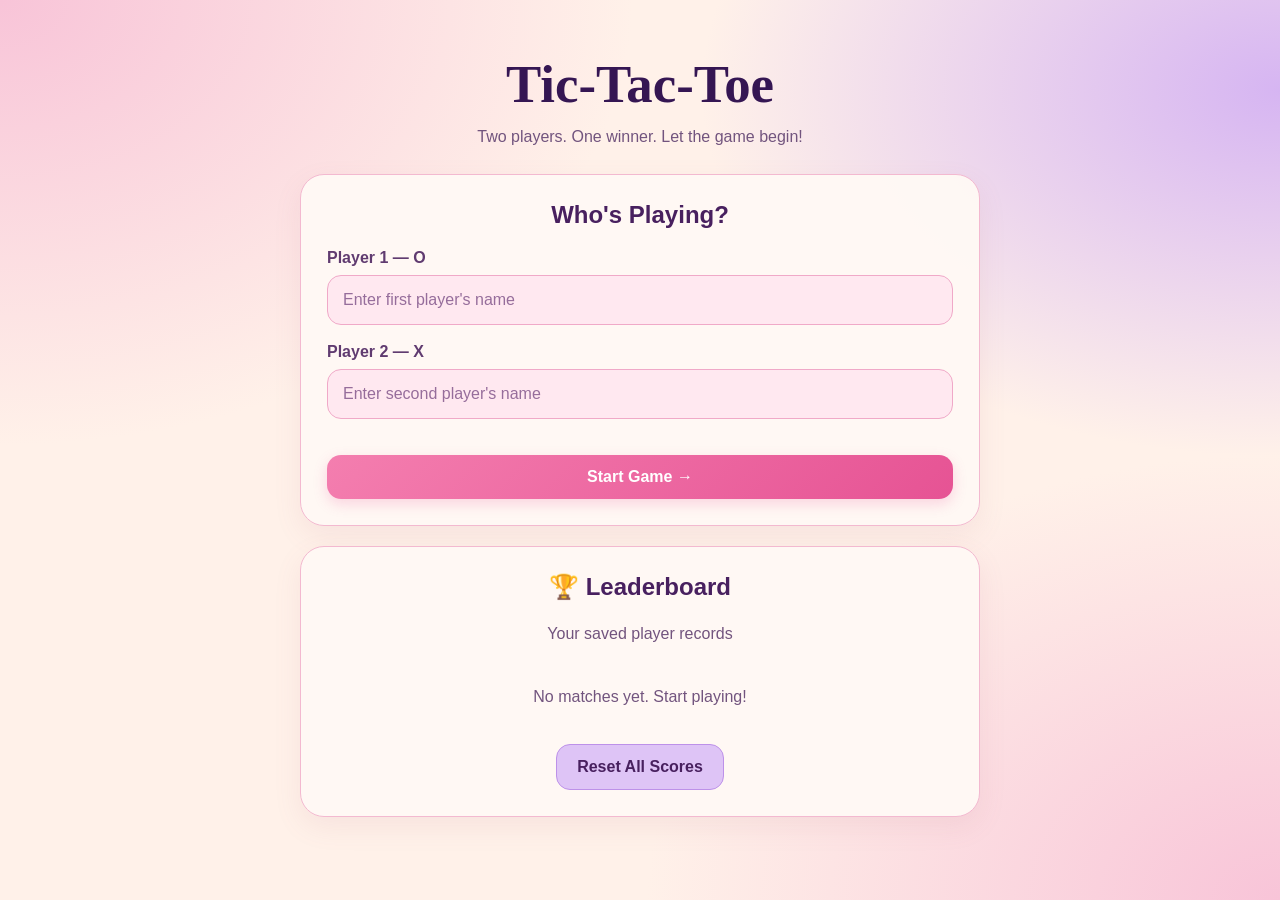
<file: Tic-Tac-Toe/index.html>
<!DOCTYPE html>
<html lang="en">
<head>
    <meta charset="UTF-8">
    <meta name="viewport" content="width=device-width, initial-scale=1.0">
    <title>Tic-Tac-Toe | Players</title>
    <link rel="stylesheet" href="style.css">
    <script src="setup.js" defer></script>
</head>
<body>
    <main class="page">
        <h1>Tic-Tac-Toe</h1>
        <p class="subtitle">Two players. One winner. Let the game begin!</p>

        <section class="panel">
            <h2>Who's Playing?</h2>

            <form id="player-form">
                <label for="player1">Player 1 — O</label>
                <input
                    id="player1"
                    type="text"
                    placeholder="Enter first player's name"
                    maxlength="24"
                    required
                >

                <label for="player2">Player 2 — X</label>
                <input
                    id="player2"
                    type="text"
                    placeholder="Enter second player's name"
                    maxlength="24"
                    required
                >

                <p id="form-error" class="error" role="alert"></p>

                <button type="submit" class="primary-btn">
                    Start Game →
                </button>
            </form>
        </section>

        <section class="panel">
            <h2>🏆 Leaderboard</h2>
            <p class="subtitle">Your saved player records</p>

            <div id="leaderboard"></div>

            <button id="clear-scores" class="secondary-btn" type="button">
                Reset All Scores
            </button>
        </section>
    </main>
</body>
</html>
</file>
<file: Tic-Tac-Toe/style.css>
* {
    margin: 0;
    padding: 0;
    box-sizing: border-box;
}

:root {
    --bg: #FFF1E9;
    --panel: #FFF9F5;
    --text: #351653;
    --muted: #72547E;
    --accent: #F06DA5;
    --pink: #F8C4D8;
    --lavender: #D6B5F2;
    --border: #F3B9D0;
    --plum: #603080;
}

body {
    min-height: 100vh;
    padding: 24px;
    text-align: center;
    color: var(--text);
    font-family: "Trebuchet MS", Arial, sans-serif;
    background:
        radial-gradient(ellipse at 0% 0%, #F8C4D8 0%, transparent 35%),
        radial-gradient(ellipse at 100% 10%, #D6B5F2 0%, transparent 32%),
        radial-gradient(ellipse at 100% 100%, #F8C4D8 0%, transparent 35%),
        #FFF1E9;
}

.page {
    width: 100%;
    max-width: 680px;
    margin: 30px auto;
}

h1 {
    font-family: "Trebuchet MS", cursive;
    font-size: clamp(2.2rem, 6vw, 3.3rem);
    color: #351653;
    margin-bottom: 10px;
}

h2 {
    margin-bottom: 20px;
    color: #48205F;
}

.subtitle {
    color: var(--muted);
    margin-bottom: 24px;
    line-height: 1.6;
}

.panel {
    background: rgba(255, 249, 245, 0.96);
    border: 1px solid #F3B9D0;
    border-radius: 24px;
    padding: 26px;
    margin: 20px 0;
    box-shadow: 0 10px 28px #A95C7A18;
}

label {
    display: block;
    text-align: left;
    margin: 18px 0 8px;
    color: #603B70;
    font-weight: 700;
}

input {
    width: 100%;
    padding: 15px;
    border: 1.5px solid #F0A9C8;
    border-radius: 14px;
    background: #FFE8F0;
    color: var(--text);
    font-size: 1rem;
    outline: none;
    transition: border-color 0.2s, box-shadow 0.2s;
}

input::placeholder {
    color: #966D9B;
}

input:focus {
    border-color: #E84F91;
    box-shadow: 0 0 0 4px #F8C4D8;
}

button {
    cursor: pointer;
    border: none;
    border-radius: 14px;
    padding: 13px 20px;
    font-size: 1rem;
    font-weight: 700;
    transition: transform 0.2s, box-shadow 0.2s;
}

button:hover:not(:disabled) {
    transform: translateY(-2px);
    box-shadow: 0 6px 16px #B45D8C38;
}

button:disabled {
    cursor: not-allowed;
    opacity: 0.7;
}

.primary-btn {
    background: linear-gradient(135deg, #F47EAF, #E65394);
    color: #FFFFFF;
    width: 100%;
    margin-top: 24px;
    box-shadow: 0 5px 14px #E6539438;
}

.secondary-btn {
    background: #DEC4F6;
    color: #48205F;
    border: 1px solid #BD91E9;
    margin-top: 20px;
}

.error {
    color: #B82D68;
    margin-top: 12px;
}

.player-cards {
    display: grid;
    grid-template-columns: 1fr 1fr;
    gap: 14px;
    margin-bottom: 24px;
}

.player-card {
    background: linear-gradient(145deg, #FFDCE9, #FFF0F5);
    border: 1.5px solid #F49CC0;
    border-radius: 20px;
    padding: 18px 10px;
    overflow-wrap: anywhere;
    transition: border-color 0.2s, box-shadow 0.2s;
}

.player-card:nth-child(2) {
    background: linear-gradient(145deg, #E9D6FC, #F6EDFF);
    border-color: #C9A3EE;
}

.player-card.active {
    border-color: #E65394;
    box-shadow: 0 0 0 3px #F8C4D8,
                0 8px 20px #D78BB530;
}

.player-card h2 {
    font-size: 1.15rem;
    overflow-wrap: anywhere;
}

.symbol {
    display: block;
    font-size: 2.5rem;
    font-weight: 800;
    margin-bottom: 8px;
    color: #E65394;
}

.player-card:nth-child(2) .symbol {
    color: #9563D3;
}

.score {
    color: #674C75;
    font-size: 0.85rem;
    line-height: 1.9;
    margin-top: 10px;
}

.game {
    display: grid;
    grid-template-columns: repeat(3, minmax(0, 1fr));
    gap: 12px;
    width: min(100%, 390px);
    margin: 0 auto 24px;
}

.box {
    aspect-ratio: 1;
    min-width: 0;
    border: 1.5px solid #F1C0D5;
    border-radius: 18px;
    background: #FFE5EF;
    color: #E65394;
    font-size: clamp(2rem, 12vw, 4rem);
    box-shadow: 0 4px 12px #B86D911A;
}

.box:nth-child(even) {
    background: #EDE0FC;
    color: #9563D3;
}

.box.winning {
    background: #D8F0D0;
    color: #286B37;
    border-color: #8EC982;
    animation: pop 0.35s ease;
}

@keyframes pop {
    50% {
        transform: scale(1.06);
    }
}

.status {
    font-size: 1.1rem;
    font-weight: 700;
    margin: 20px 0;
    min-height: 28px;
    color: #75448E;
}

.actions {
    display: flex;
    flex-wrap: wrap;
    justify-content: center;
    gap: 10px;
}

.actions button {
    flex: 1 1 130px;
}

.leaderboard-row {
    display: grid;
    grid-template-columns: 36px minmax(0, 1fr) auto;
    gap: 10px;
    align-items: center;
    text-align: left;
    padding: 15px 12px;
    margin-bottom: 8px;
    border: 1px solid #F2BDD3;
    border-radius: 14px;
    background: #FFE5EF;
}

.leaderboard-row:nth-child(even) {
    background: #EDE0FC;
    border-color: #D3B8F0;
}

.leaderboard-row small {
    display: block;
    color: #72547E;
    margin-top: 5px;
    line-height: 1.5;
}

.empty-state {
    color: var(--muted);
    padding: 18px 0;
}

@media (max-width: 420px) {
    body {
        padding: 12px;
    }

    .page {
        margin: 16px auto;
    }

    .panel {
        padding: 18px 14px;
    }

    .player-cards {
        gap: 8px;
    }

    .player-card h2 {
        font-size: 1rem;
    }

    .leaderboard-row {
        grid-template-columns: 26px minmax(0, 1fr) auto;
        gap: 7px;
        padding: 12px 8px;
        font-size: 0.88rem;
    }
}
</file>
